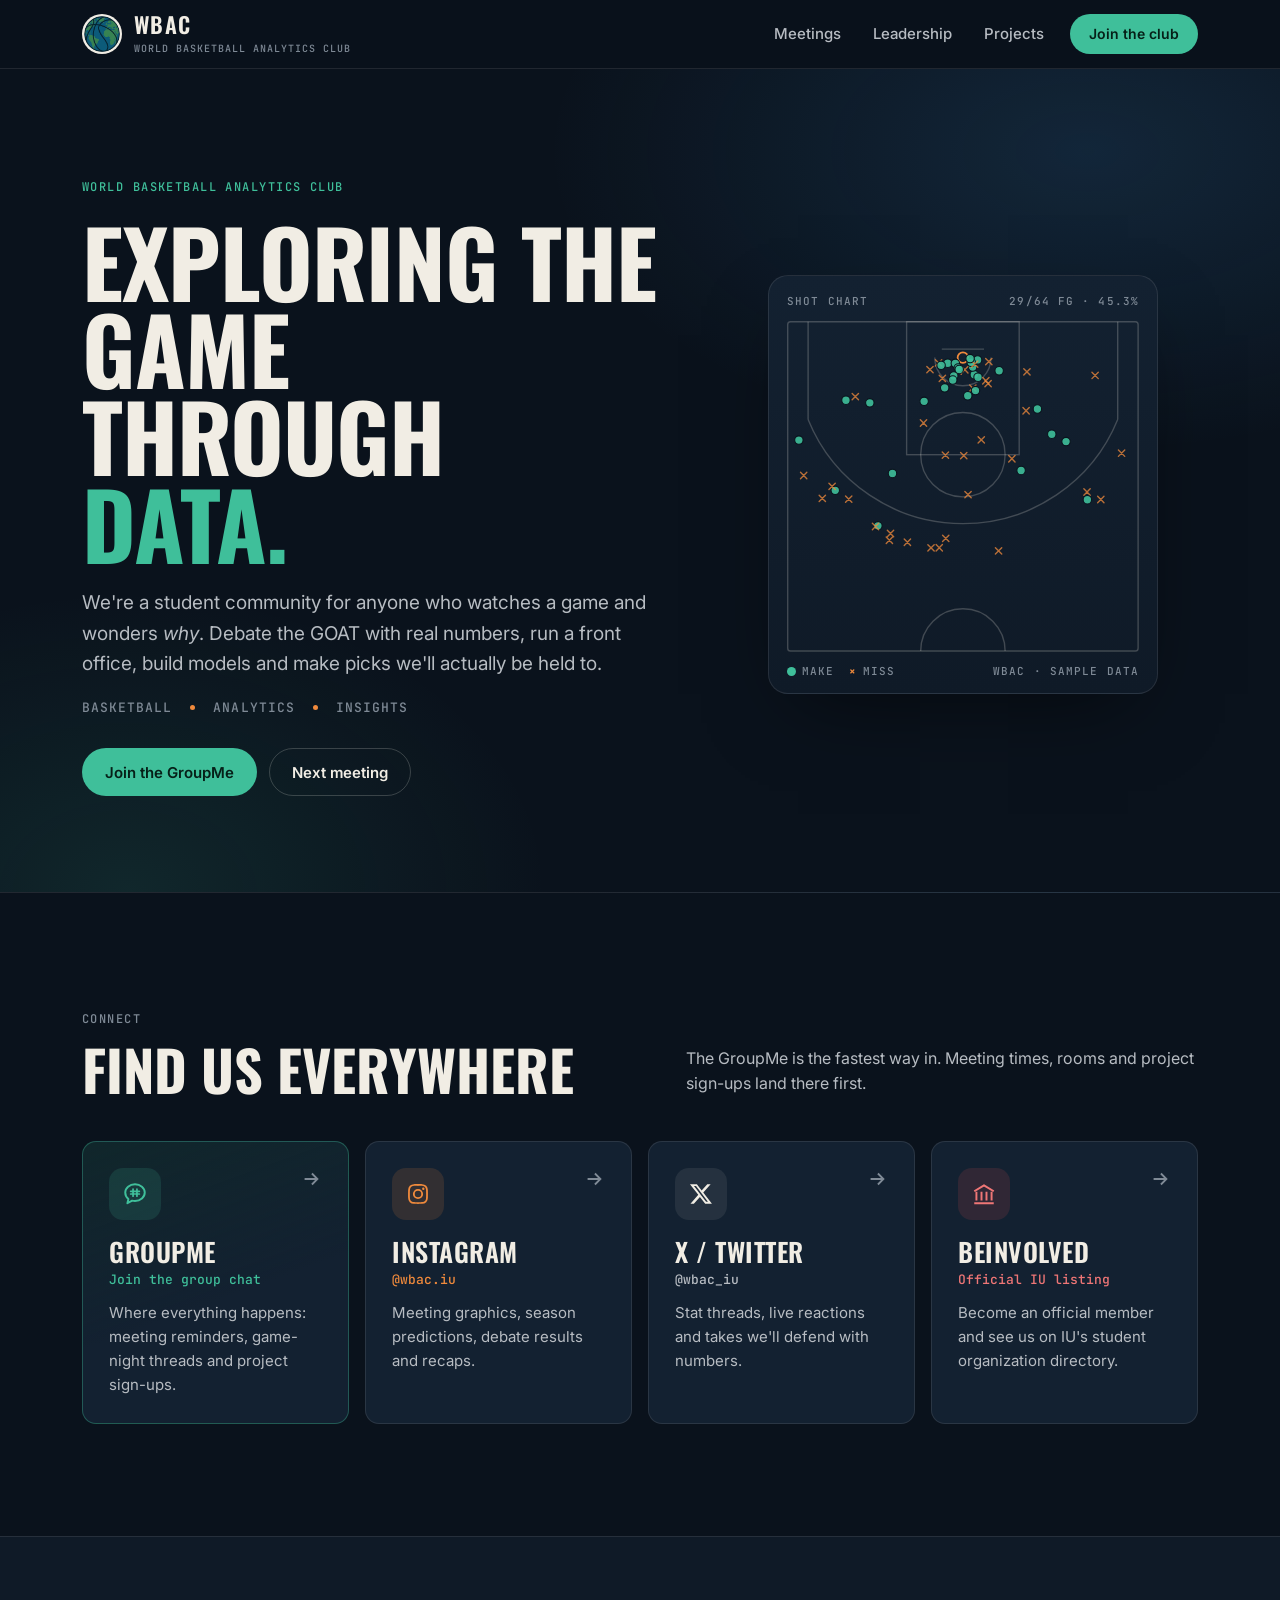
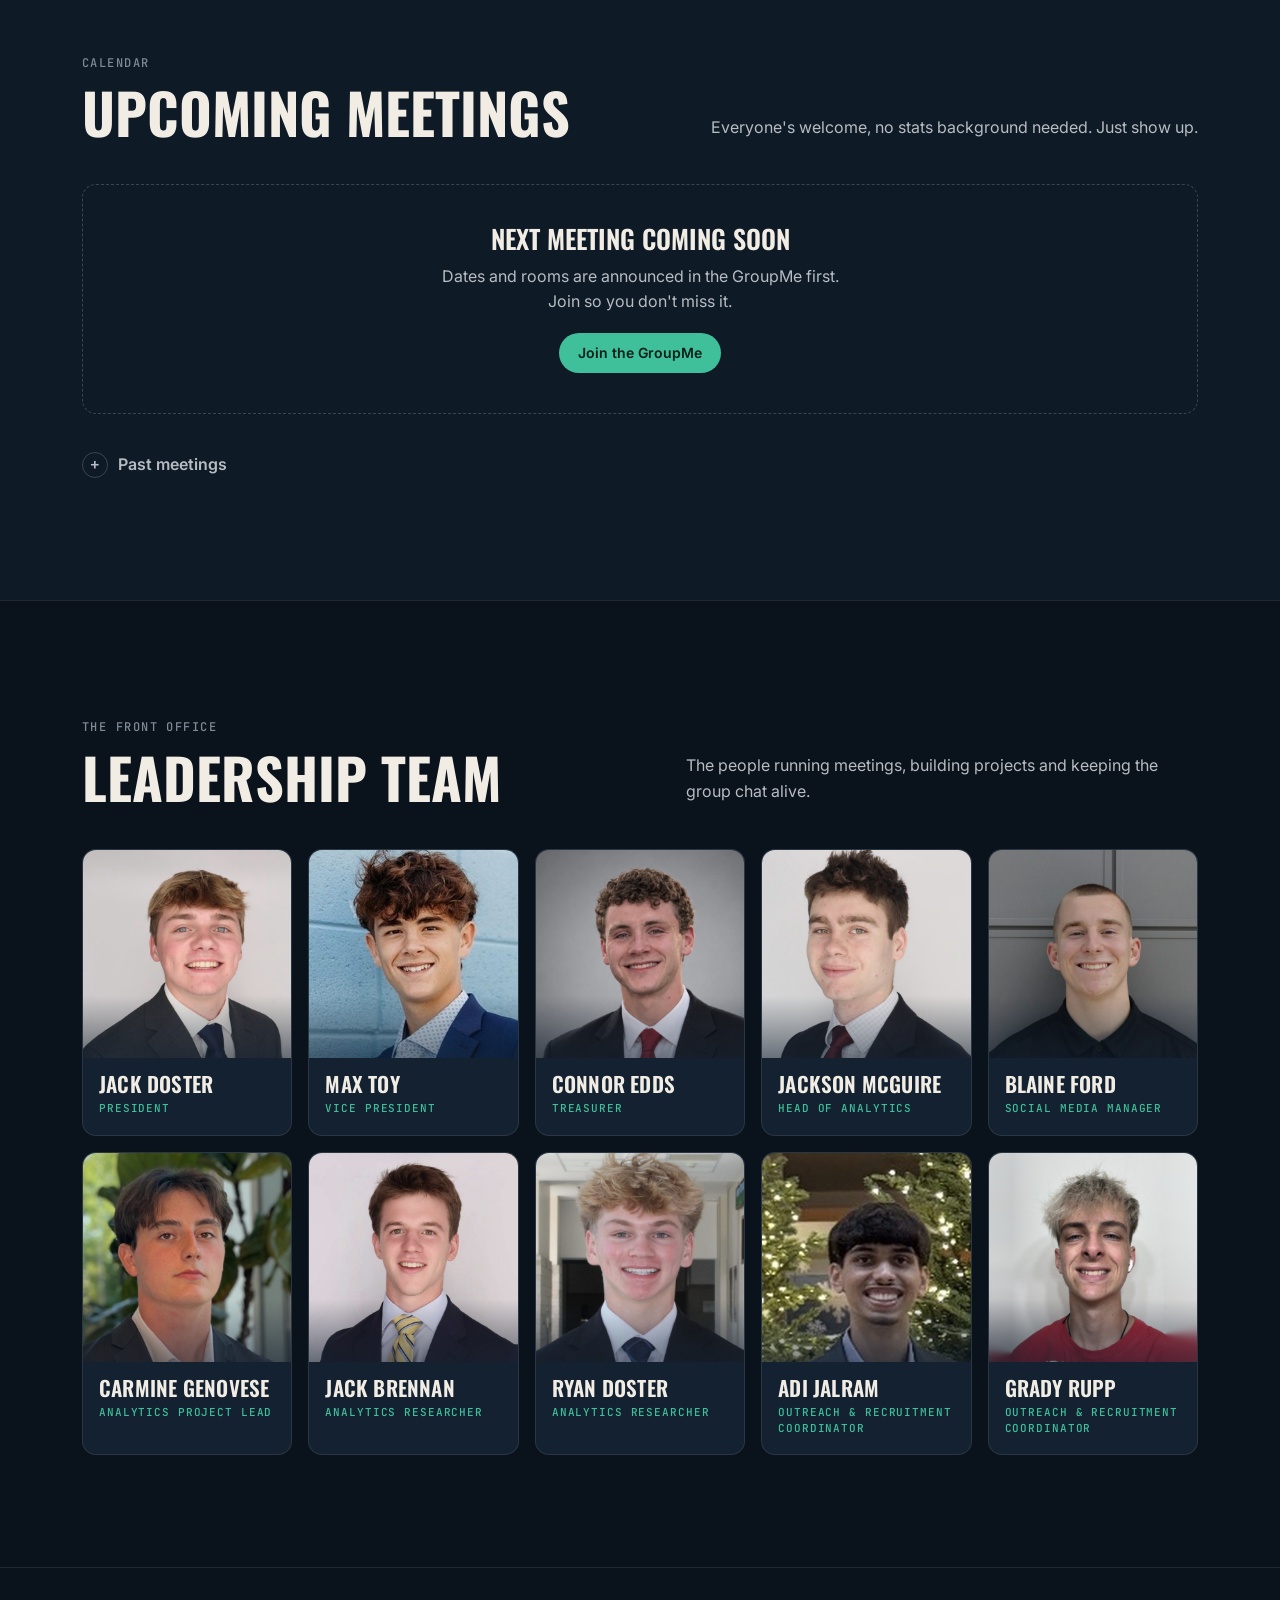
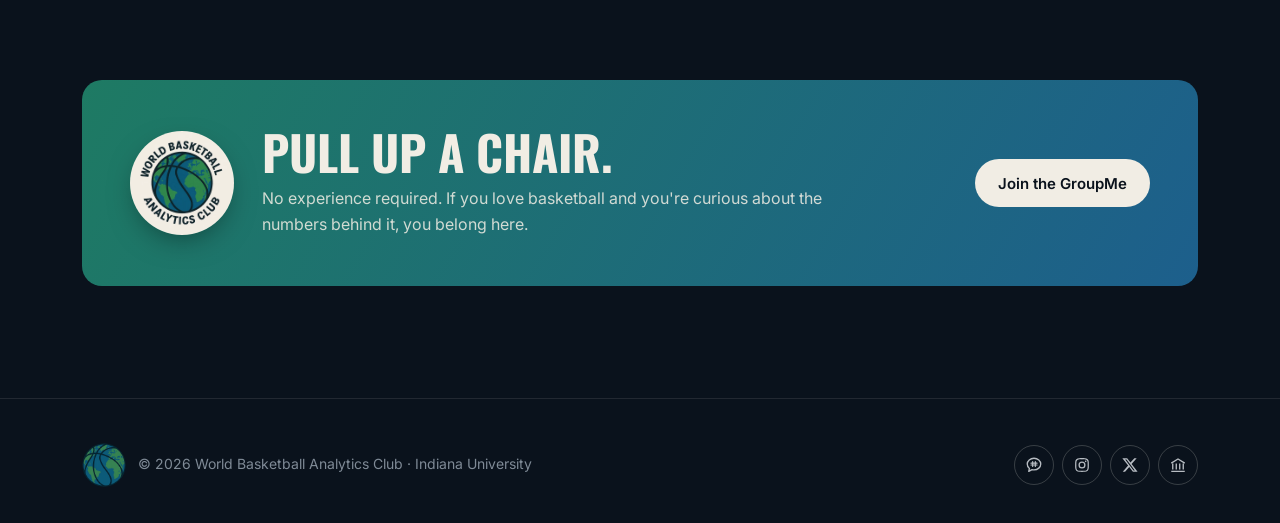
<file: index.html>
<!doctype html>
<html lang="en">
<head>
  <meta charset="utf-8">
  <meta name="viewport" content="width=device-width, initial-scale=1">
  <title>World Basketball Analytics Club (WBAC)</title>
  <meta name="description" content="The World Basketball Analytics Club explores the game through data and analytics. Meetings, projects, leadership and how to join.">
  <meta name="theme-color" content="#0a121c">
  <meta property="og:title" content="World Basketball Analytics Club">
  <meta property="og:description" content="Exploring the game through data & analytics. Basketball · Analytics · Insights.">
  <meta property="og:type" content="website">
  <link rel="icon" href="assets/favicon.png" type="image/png">
  <link rel="apple-touch-icon" href="assets/apple-touch-icon.png">
  <link rel="preconnect" href="https://fonts.googleapis.com">
  <link rel="preconnect" href="https://fonts.gstatic.com" crossorigin>
  <link href="https://fonts.googleapis.com/css2?family=Inter:wght@400;500;600&family=JetBrains+Mono:wght@500&family=Oswald:wght@500;600;700&display=swap" rel="stylesheet">
  <link rel="stylesheet" href="css/styles.css?v=6">
</head>
<body>
  <a class="skip-link" href="#main">Skip to content</a>

  <header class="site-header">
    <div class="wrap header-inner">
      <a class="brand" href="index.html" aria-label="WBAC home">
        <img src="assets/wbac-mark.png" alt="" width="40" height="40">
        <span>
          <span class="brand-name">WBAC</span>
          <span class="brand-full">World Basketball Analytics Club</span>
        </span>
      </a>
      <button class="nav-toggle" type="button" aria-expanded="false" aria-controls="site-nav" aria-label="Menu"><span></span></button>
      <nav id="site-nav" class="site-nav" aria-label="Main">
        <ul>
          <li><a href="#meetings">Meetings</a></li>
          <li><a href="#leadership">Leadership</a></li>
          <li><a href="projects.html">Projects</a></li>
          <li><a class="btn btn-primary btn-sm" data-join href="#connect" target="_blank" rel="noopener">Join the club</a></li>
        </ul>
      </nav>
    </div>
  </header>

  <main id="main">
    <!-- Hero -->
    <section class="hero">
      <div class="wrap hero-grid">
        <div>
          <span class="eyebrow eyebrow-accent">World Basketball Analytics Club</span>
          <h1>Exploring the game through <em>data.</em></h1>
          <p class="hero-lede">We're a student community for anyone who watches a game and wonders <em>why</em>. Debate the GOAT with real numbers, run a front office, build models and make picks we'll actually be held to.</p>
          <ul class="hero-pillars">
            <li>Basketball</li>
            <li>Analytics</li>
            <li>Insights</li>
          </ul>
          <div class="hero-cta">
            <a class="btn btn-primary" data-join href="#connect" target="_blank" rel="noopener">Join the GroupMe</a>
            <a class="btn btn-ghost" href="#meetings">Next meeting</a>
          </div>
        </div>

        <figure class="court-card" aria-hidden="true">
          <div class="court-head"><span>Shot chart</span><span id="shot-stat"></span></div>
          <svg class="court" viewBox="0 0 500 470">
            <g class="lines">
              <rect x="1" y="1" width="498" height="468" rx="4"/>
              <rect x="170" y="1" width="160" height="189"/>
              <circle cx="250" cy="190" r="60"/>
              <path d="M30 1v139M470 1v139"/>
              <path d="M30 140A237.5 237.5 0 0 0 470 140"/>
              <path d="M210 52A40 40 0 0 0 290 52"/>
              <path d="M190 469A60 60 0 0 1 310 469"/>
              <path d="M220 40h60"/>
            </g>
            <circle class="hoop" cx="250" cy="52" r="7.5"/>
            <g id="shots"></g>
          </svg>
          <figcaption class="court-foot">
            <span class="legend"><span><i class="dot"></i>Make</span><span><b class="x">×</b>Miss</span></span>
            <span>WBAC · Sample data</span>
          </figcaption>
        </figure>
      </div>
    </section>

    <!-- Link hub -->
    <section class="section" id="connect" aria-labelledby="connect-title">
      <div class="wrap">
        <div class="section-head">
          <div>
            <span class="eyebrow">Connect</span>
            <h2 id="connect-title">Find us everywhere</h2>
          </div>
          <p>The GroupMe is the fastest way in. Meeting times, rooms and project sign-ups land there first.</p>
        </div>
        <div class="hub" id="link-hub"></div>
      </div>
    </section>

    <!-- Meetings -->
    <section class="section section-alt" id="meetings" aria-labelledby="meetings-title">
      <div class="wrap">
        <div class="section-head">
          <div>
            <span class="eyebrow">Calendar</span>
            <h2 id="meetings-title">Upcoming meetings</h2>
          </div>
          <p>Everyone's welcome, no stats background needed. Just show up.</p>
        </div>
        <div class="meetings" id="meetings-upcoming"></div>
        <details class="past">
          <summary>Past meetings</summary>
          <div class="meetings" id="meetings-past"></div>
        </details>
      </div>
    </section>

    <!-- Leadership -->
    <section class="section" id="leadership" aria-labelledby="leadership-title">
      <div class="wrap">
        <div class="section-head">
          <div>
            <span class="eyebrow">The front office</span>
            <h2 id="leadership-title">Leadership team</h2>
          </div>
          <p>The people running meetings, building projects and keeping the group chat alive.</p>
        </div>
        <div class="leaders" id="leadership-grid"></div>
      </div>
    </section>

    <!-- Projects teaser -->
    <section class="section section-alt" id="projects" aria-labelledby="projects-title">
      <div class="wrap">
        <div class="section-head">
          <div>
            <span class="eyebrow">Our work</span>
            <h2 id="projects-title">Recent projects</h2>
          </div>
          <a class="link-arrow" href="projects.html">All projects <svg viewBox="0 0 24 24" aria-hidden="true"><path fill="none" stroke="currentColor" stroke-width="2" d="M5 12h13M13 6l6 6-6 6"/></svg></a>
        </div>
        <div class="projects" id="projects-teaser"></div>
      </div>
    </section>

    <section class="section">
      <div class="wrap">
        <div class="join-band">
          <div class="join-band-main">
            <img class="badge" src="assets/wbac-logo.webp" alt="World Basketball Analytics Club logo" width="104" height="104" loading="lazy">
            <div>
              <h2>Pull up a chair.</h2>
              <p>No experience required. If you love basketball and you're curious about the numbers behind it, you belong here.</p>
            </div>
          </div>
          <a class="btn btn-primary" data-join href="#connect" target="_blank" rel="noopener">Join the GroupMe</a>
        </div>
      </div>
    </section>
  </main>

  <footer class="site-footer">
    <div class="wrap footer-inner">
      <span class="footer-brand"><img src="assets/wbac-mark.png" alt="" width="44" height="44" loading="lazy"><span>© <span id="year"></span> World Basketball Analytics Club · Indiana University</span></span>
      <div class="footer-socials" id="footer-socials"></div>
    </div>
  </footer>

  <script src="js/data.js?v=6"></script>
  <script src="js/main.js?v=6"></script>
</body>
</html>
</file>
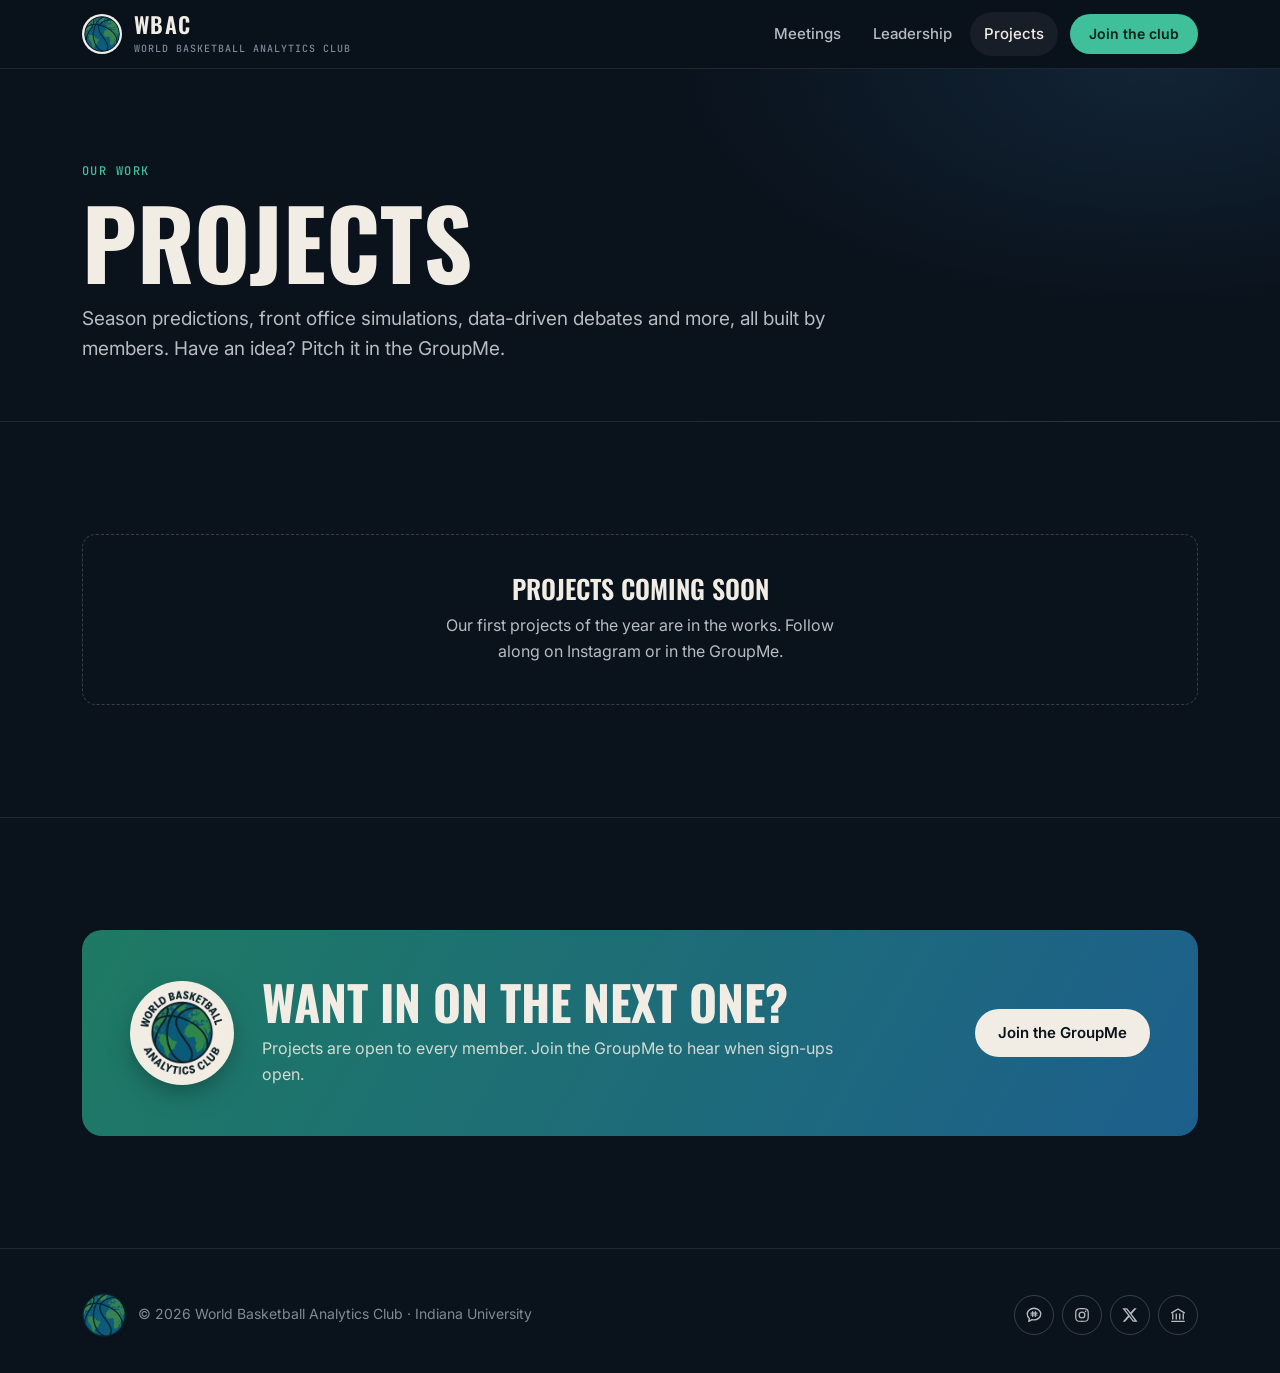
<file: projects.html>
<!doctype html>
<html lang="en">
<head>
  <meta charset="utf-8">
  <meta name="viewport" content="width=device-width, initial-scale=1">
  <title>Projects · World Basketball Analytics Club</title>
  <meta name="description" content="Predictions, case competitions, debates and fantasy leagues from the World Basketball Analytics Club.">
  <meta name="theme-color" content="#0a121c">
  <meta property="og:title" content="WBAC Projects">
  <meta property="og:description" content="Predictions, case competitions, debates and more from the World Basketball Analytics Club.">
  <meta property="og:type" content="website">
  <link rel="icon" href="assets/favicon.png" type="image/png">
  <link rel="apple-touch-icon" href="assets/apple-touch-icon.png">
  <link rel="preconnect" href="https://fonts.googleapis.com">
  <link rel="preconnect" href="https://fonts.gstatic.com" crossorigin>
  <link href="https://fonts.googleapis.com/css2?family=Inter:wght@400;500;600&family=JetBrains+Mono:wght@500&family=Oswald:wght@500;600;700&display=swap" rel="stylesheet">
  <link rel="stylesheet" href="css/styles.css?v=6">
</head>
<body>
  <a class="skip-link" href="#main">Skip to content</a>

  <header class="site-header">
    <div class="wrap header-inner">
      <a class="brand" href="index.html" aria-label="WBAC home">
        <img src="assets/wbac-mark.png" alt="" width="40" height="40">
        <span>
          <span class="brand-name">WBAC</span>
          <span class="brand-full">World Basketball Analytics Club</span>
        </span>
      </a>
      <button class="nav-toggle" type="button" aria-expanded="false" aria-controls="site-nav" aria-label="Menu"><span></span></button>
      <nav id="site-nav" class="site-nav" aria-label="Main">
        <ul>
          <li><a href="index.html#meetings">Meetings</a></li>
          <li><a href="index.html#leadership">Leadership</a></li>
          <li><a href="projects.html" aria-current="page">Projects</a></li>
          <li><a class="btn btn-primary btn-sm" data-join href="index.html#connect" target="_blank" rel="noopener">Join the club</a></li>
        </ul>
      </nav>
    </div>
  </header>

  <main id="main">
    <section class="page-hero">
      <div class="wrap">
        <span class="eyebrow eyebrow-accent">Our work</span>
        <h1>Projects</h1>
        <p>Season predictions, front office simulations, data-driven debates and more, all built by members. Have an idea? Pitch it in the GroupMe.</p>
      </div>
    </section>

    <section class="section">
      <div class="wrap">
        <div class="filters" id="project-filters" role="group" aria-label="Filter projects by category"></div>
        <div class="projects" id="projects-grid"></div>
      </div>
    </section>

    <section class="section">
      <div class="wrap">
        <div class="join-band">
          <div class="join-band-main">
            <img class="badge" src="assets/wbac-logo.webp" alt="World Basketball Analytics Club logo" width="104" height="104" loading="lazy">
            <div>
              <h2>Want in on the next one?</h2>
              <p>Projects are open to every member. Join the GroupMe to hear when sign-ups open.</p>
            </div>
          </div>
          <a class="btn btn-primary" data-join href="index.html#connect" target="_blank" rel="noopener">Join the GroupMe</a>
        </div>
      </div>
    </section>
  </main>

  <footer class="site-footer">
    <div class="wrap footer-inner">
      <span class="footer-brand"><img src="assets/wbac-mark.png" alt="" width="44" height="44" loading="lazy"><span>© <span id="year"></span> World Basketball Analytics Club · Indiana University</span></span>
      <div class="footer-socials" id="footer-socials"></div>
    </div>
  </footer>

  <script src="js/data.js?v=6"></script>
  <script src="js/main.js?v=6"></script>
</body>
</html>
</file>
<file: css/styles.css>
/* ── Tokens ─────────────────────────────────────────────── */
:root {
  --bg: #0a121c;
  --bg-2: #0f1a27;
  --surface: #132131;
  --surface-2: #1a2b3e;
  --line: rgba(241, 237, 228, 0.1);
  --line-strong: rgba(241, 237, 228, 0.2);
  --text: #f1ede4;
  --text-2: #b7bcc2;
  --text-3: #7f8a96;
  --accent: #3fbf9a;
  --accent-ink: #062018;
  --accent-soft: rgba(63, 191, 154, 0.14);
  --blue: #3d8fd1;
  --orange: #f08a3c;

  --font-display: "Oswald", "Arial Narrow", sans-serif;
  --font-body: "Inter", system-ui, -apple-system, "Segoe UI", sans-serif;
  --font-mono: "JetBrains Mono", ui-monospace, "SFMono-Regular", Menlo, monospace;

  --radius: 14px;
  --radius-sm: 8px;
  --wrap: 1180px;
  --gutter: clamp(16px, 4vw, 32px);
  --section: clamp(64px, 10vw, 112px);
}

/* ── Base ───────────────────────────────────────────────── */
*, *::before, *::after { box-sizing: border-box; }
html { scroll-behavior: smooth; scroll-padding-top: 80px; -webkit-text-size-adjust: 100%; }
body {
  margin: 0;
  background: var(--bg);
  color: var(--text);
  font: 400 16px/1.6 var(--font-body);
  -webkit-font-smoothing: antialiased;
  overflow-x: hidden;
}
img, svg { display: block; max-width: 100%; }
a { color: inherit; }
h1, h2, h3 { margin: 0; line-height: 1.1; }
p { margin: 0; }
[hidden] { display: none !important; }
:focus-visible { outline: 2px solid var(--accent); outline-offset: 3px; border-radius: 4px; }

.sr-only {
  position: absolute; width: 1px; height: 1px; padding: 0; margin: -1px;
  overflow: hidden; clip: rect(0 0 0 0); white-space: nowrap; border: 0;
}
.skip-link {
  position: absolute; left: 16px; top: -60px; z-index: 100;
  background: var(--accent); color: var(--accent-ink);
  padding: 10px 16px; border-radius: var(--radius-sm); font-weight: 600; text-decoration: none;
}
.skip-link:focus { top: 16px; }

.wrap { width: 100%; max-width: var(--wrap); margin: 0 auto; padding: 0 var(--gutter); }

.eyebrow {
  display: inline-block;
  font: 500 12px/1.4 var(--font-mono);
  letter-spacing: 0.12em;
  text-transform: uppercase;
  color: var(--text-3);
}
.eyebrow-accent { color: var(--accent); }

/* ── Buttons ────────────────────────────────────────────── */
.btn {
  display: inline-flex; align-items: center; justify-content: center; gap: 8px;
  min-height: 48px; padding: 0 22px;
  border-radius: 999px; border: 1px solid transparent;
  font: 600 15px/1 var(--font-body);
  text-decoration: none; cursor: pointer;
  transition: background-color .2s, border-color .2s, transform .2s;
}
.btn svg { width: 18px; height: 18px; }
.btn-primary { background: var(--accent); color: var(--accent-ink); }
.btn-primary:hover { background: #5ad1ae; }
.btn-ghost { border-color: var(--line-strong); color: var(--text); background: transparent; }
.btn-ghost:hover { border-color: var(--text-2); background: rgba(241, 237, 228, 0.04); }
.btn-sm { min-height: 40px; padding: 0 18px; font-size: 14px; }

/* ── Header ─────────────────────────────────────────────── */
.site-header {
  position: sticky; top: 0; z-index: 50;
  background: rgba(10, 18, 28, 0.82);
  backdrop-filter: saturate(140%) blur(12px);
  -webkit-backdrop-filter: saturate(140%) blur(12px);
  border-bottom: 1px solid var(--line);
}
.header-inner { display: flex; align-items: center; justify-content: space-between; height: 68px; gap: 16px; }
.brand { display: flex; align-items: center; gap: 12px; text-decoration: none; }
.brand img { width: 40px; height: 40px; padding: 2px; border-radius: 50%; background: var(--text); }
.brand-name { font: 600 22px/1 var(--font-display); letter-spacing: 0.06em; }
.brand-full { display: block; font: 500 10px/1.3 var(--font-mono); letter-spacing: 0.1em; color: var(--text-3); text-transform: uppercase; }

.site-nav ul { display: flex; align-items: center; gap: 4px; margin: 0; padding: 0; list-style: none; }
.site-nav a:not(.btn) {
  display: block; padding: 10px 14px; border-radius: 999px;
  color: var(--text-2); text-decoration: none; font-weight: 500; font-size: 15px;
  transition: color .2s, background-color .2s;
}
.site-nav a:not(.btn):hover, .site-nav a[aria-current="page"] { color: var(--text); background: rgba(241, 237, 228, 0.06); }
.site-nav .btn { margin-left: 8px; }

.nav-toggle {
  display: none; width: 44px; height: 44px; border: 1px solid var(--line-strong);
  border-radius: 10px; background: transparent; color: var(--text); cursor: pointer;
  align-items: center; justify-content: center;
}
.nav-toggle span, .nav-toggle span::before, .nav-toggle span::after {
  display: block; width: 18px; height: 2px; background: currentColor; border-radius: 2px;
  position: relative; transition: transform .2s, background-color .2s;
}
.nav-toggle span::before, .nav-toggle span::after { content: ""; position: absolute; left: 0; }
.nav-toggle span::before { top: -6px; }
.nav-toggle span::after { top: 6px; }
.nav-toggle[aria-expanded="true"] span { background: transparent; }
.nav-toggle[aria-expanded="true"] span::before { transform: translateY(6px) rotate(45deg); }
.nav-toggle[aria-expanded="true"] span::after { transform: translateY(-6px) rotate(-45deg); }

@media (max-width: 820px) {
  .nav-toggle { display: inline-flex; }
  .brand-full { display: none; }
  .site-nav {
    position: absolute; top: 68px; left: 0; right: 0;
    background: var(--bg); border-bottom: 1px solid var(--line);
    padding: 8px var(--gutter) 20px;
    display: none;
  }
  .site-nav.is-open { display: block; }
  .site-nav ul { flex-direction: column; align-items: stretch; gap: 2px; }
  .site-nav a:not(.btn) { padding: 14px 12px; border-radius: var(--radius-sm); font-size: 17px; }
  .site-nav .btn { margin: 12px 0 0; width: 100%; }
}

/* ── Hero ───────────────────────────────────────────────── */
.hero {
  position: relative;
  padding: clamp(48px, 9vw, 104px) 0 clamp(56px, 8vw, 96px);
  background:
    radial-gradient(900px 500px at 85% 10%, rgba(61, 143, 209, 0.16), transparent 60%),
    radial-gradient(700px 500px at 10% 100%, rgba(63, 191, 154, 0.12), transparent 60%);
  border-bottom: 1px solid var(--line);
}
.hero-grid { display: grid; grid-template-columns: 1.1fr 0.9fr; gap: clamp(32px, 6vw, 72px); align-items: center; }
.hero h1 {
  margin-top: 18px;
  font: 700 clamp(44px, 7.4vw, 92px)/0.95 var(--font-display);
  text-transform: uppercase;
  letter-spacing: -0.01em;
}
.hero h1 em { font-style: normal; color: var(--accent); }
.hero-lede { margin-top: 22px; max-width: 34em; font-size: clamp(17px, 1.6vw, 19px); color: var(--text-2); }
.hero-pillars { display: flex; flex-wrap: wrap; gap: 8px 18px; margin-top: 22px; padding: 0; list-style: none; font: 500 13px/1 var(--font-mono); letter-spacing: .08em; text-transform: uppercase; color: var(--text-3); }
.hero-pillars li { display: flex; align-items: center; gap: 18px; }
.hero-pillars li + li::before { content: ""; width: 5px; height: 5px; border-radius: 50%; background: var(--orange); }
.hero-cta { display: flex; flex-wrap: wrap; gap: 12px; margin-top: 34px; }

.court-card {
  background: linear-gradient(180deg, var(--surface), var(--bg-2));
  border: 1px solid var(--line);
  border-radius: 20px;
  padding: 18px 18px 14px;
  box-shadow: 0 30px 80px -30px rgba(0, 0, 0, 0.6);
}
.court-head, .court-foot { display: flex; justify-content: space-between; gap: 12px; font: 500 11px/1.4 var(--font-mono); letter-spacing: .1em; text-transform: uppercase; color: var(--text-3); }
.court-head { margin-bottom: 12px; }
.court-foot { margin-top: 12px; }
.court-foot .legend { display: flex; gap: 14px; }
.court-foot .legend span { display: inline-flex; align-items: center; gap: 6px; }
.dot { width: 9px; height: 9px; border-radius: 50%; background: var(--accent); display: inline-block; }
.x { color: var(--orange); font-weight: 700; }
.court { width: 100%; height: auto; }
.court .lines { fill: none; stroke: rgba(241, 237, 228, 0.22); stroke-width: 2; }
.court .hoop { fill: none; stroke: var(--orange); stroke-width: 2.5; }
.shot-made { fill: var(--accent); fill-opacity: .9; stroke: var(--bg); stroke-width: 1.5; }
.shot-miss path { stroke: var(--orange); stroke-width: 2; stroke-linecap: round; opacity: .75; }

@media (max-width: 900px) {
  .hero-grid { grid-template-columns: 1fr; }
  .court-card { max-width: 520px; }
}

/* ── Sections ───────────────────────────────────────────── */
.section { padding: var(--section) 0; }
.section + .section { border-top: 1px solid var(--line); }
.section-alt { background: var(--bg-2); }
.section-head { display: flex; flex-wrap: wrap; align-items: end; justify-content: space-between; gap: 16px 32px; margin-bottom: clamp(28px, 4vw, 44px); }
.section-head h2 {
  margin-top: 10px;
  font: 700 clamp(34px, 5vw, 56px)/1 var(--font-display);
  text-transform: uppercase;
}
.section-head p { max-width: 32em; color: var(--text-2); }
.link-arrow { display: inline-flex; align-items: center; gap: 8px; color: var(--accent); font-weight: 600; text-decoration: none; }
.link-arrow svg { width: 18px; height: 18px; transition: transform .2s; }
.link-arrow:hover svg { transform: translateX(3px); }

/* ── Link hub ───────────────────────────────────────────── */
.hub { display: grid; grid-template-columns: repeat(4, 1fr); gap: 16px; }
.hub-card {
  position: relative; display: flex; flex-direction: column; gap: 18px;
  padding: 26px; min-height: 230px;
  background: var(--surface); border: 1px solid var(--line); border-radius: var(--radius);
  text-decoration: none; overflow: hidden;
  transition: border-color .2s, transform .2s, background-color .2s;
}
a.hub-card:hover { border-color: var(--line-strong); transform: translateY(-3px); background: var(--surface-2); }
.hub-icon {
  width: 52px; height: 52px; border-radius: 14px; display: grid; place-items: center;
  background: var(--accent-soft); color: var(--accent);
}
.hub-icon svg { width: 26px; height: 26px; }
.hub-instagram .hub-icon { background: rgba(240, 138, 60, 0.14); color: var(--orange); }
.hub-x .hub-icon { background: rgba(241, 237, 228, 0.08); color: var(--text); }
.hub-beinvolved .hub-icon { background: rgba(224, 82, 82, 0.14); color: #ef7676; }
.hub-body { display: flex; flex-direction: column; gap: 4px; }
.hub-label { font: 600 26px/1.1 var(--font-display); text-transform: uppercase; letter-spacing: .02em; }
.hub-handle { font: 500 13px/1.4 var(--font-mono); color: var(--accent); }
.hub-instagram .hub-handle { color: var(--orange); }
.hub-x .hub-handle { color: var(--text-2); }
.hub-beinvolved .hub-handle { color: #ef7676; }
.hub-blurb { margin-top: 8px; color: var(--text-2); font-size: 15px; }
.hub-arrow { position: absolute; top: 26px; right: 26px; color: var(--text-3); transition: color .2s, transform .2s; }
.hub-arrow svg { width: 22px; height: 22px; }
a.hub-card:hover .hub-arrow { color: var(--text); transform: translateX(3px); }
.hub-card.is-soon { opacity: .6; }
.hub-card.is-soon .hub-arrow { display: none; }
.hub-card.is-soon .hub-handle { color: var(--text-3); }
.hub-groupme { border-color: rgba(63, 191, 154, 0.35); background: linear-gradient(160deg, rgba(63, 191, 154, 0.12), var(--surface) 55%); }

@media (max-width: 1080px) { .hub { grid-template-columns: repeat(2, 1fr); } .hub-card { min-height: 0; } }
@media (max-width: 640px) { .hub { grid-template-columns: 1fr; } }

/* ── Meetings ───────────────────────────────────────────── */
.meetings { display: grid; gap: 14px; }
.meeting {
  display: grid; grid-template-columns: 96px 1fr; gap: 24px; align-items: start;
  padding: 22px; background: var(--surface); border: 1px solid var(--line); border-radius: var(--radius);
}
.meeting-date {
  display: flex; flex-direction: column; align-items: center; justify-content: center;
  padding: 12px 0; border-radius: 10px; background: var(--bg); border: 1px solid var(--line);
  font-family: var(--font-mono); text-transform: uppercase;
}
.md-month { font-size: 12px; letter-spacing: .14em; color: var(--accent); }
.md-day { font: 700 40px/1 var(--font-display); margin: 4px 0; }
.md-weekday { font-size: 11px; letter-spacing: .14em; color: var(--text-3); }
.meeting h3 { font: 600 24px/1.15 var(--font-display); text-transform: uppercase; letter-spacing: .01em; }
.meeting .eyebrow + h3 { margin-top: 6px; }
.meeting-meta { display: flex; flex-wrap: wrap; gap: 6px 20px; margin-top: 10px; color: var(--text-2); font-size: 15px; }
.meeting-meta span { display: inline-flex; align-items: center; gap: 7px; }
.meeting-meta svg { width: 17px; height: 17px; color: var(--text-3); flex: none; }
.meeting-desc { margin-top: 10px; color: var(--text-2); max-width: 60ch; }
.meeting .btn { margin-top: 18px; }
.meeting.is-next {
  padding: clamp(22px, 3vw, 32px);
  border-color: rgba(63, 191, 154, 0.4);
  background: linear-gradient(140deg, rgba(63, 191, 154, 0.12), var(--surface) 60%);
  grid-template-columns: 120px 1fr;
}
.meeting.is-next .md-day { font-size: 52px; }
.meeting.is-next h3 { font-size: clamp(26px, 3.4vw, 36px); }

.empty {
  padding: clamp(28px, 4vw, 40px); border: 1px dashed var(--line-strong); border-radius: var(--radius);
  text-align: center; display: grid; justify-items: center; gap: 10px;
}
.empty h3 { font: 600 26px/1.1 var(--font-display); text-transform: uppercase; }
.empty p { color: var(--text-2); max-width: 40ch; }
.empty .btn { margin-top: 8px; }

.meetings-note { margin-top: 6px; color: var(--text-3); font-size: 15px; }
.meetings-note a { color: var(--accent); }

.past { margin-top: 28px; }
.past summary {
  display: inline-flex; align-items: center; gap: 10px; cursor: pointer; list-style: none;
  padding: 10px 0; color: var(--text-2); font-weight: 600;
}
.past summary::-webkit-details-marker { display: none; }
.past summary::before {
  content: "+"; display: grid; place-items: center; width: 26px; height: 26px;
  border-radius: 50%; border: 1px solid var(--line-strong); font: 500 16px/1 var(--font-mono);
}
.past[open] summary::before { content: "–"; }
.past summary:hover { color: var(--text); }
.past .meetings { margin-top: 14px; }
.past .meeting { background: transparent; }
.past .meeting h3 { font-size: 20px; }

@media (max-width: 600px) {
  .meeting, .meeting.is-next { grid-template-columns: 1fr; gap: 16px; }
  .meeting-date { flex-direction: row; justify-content: flex-start; gap: 10px; padding: 8px 14px; width: max-content; }
  .md-day, .meeting.is-next .md-day { font-size: 22px; margin: 0; }
}

/* ── Leadership ─────────────────────────────────────────── */
.leaders { display: grid; grid-template-columns: repeat(5, 1fr); gap: 16px; }
.leader {
  display: flex; flex-direction: column; overflow: hidden;
  background: var(--surface); border: 1px solid var(--line); border-radius: var(--radius);
  transition: border-color .25s, transform .25s;
}
.leader:hover { border-color: var(--line-strong); transform: translateY(-3px); }
.leader-photo {
  position: relative; aspect-ratio: 1; overflow: hidden;
  background: linear-gradient(150deg, var(--surface-2), var(--bg));
  display: grid; place-items: center;
}
.leader-photo img {
  width: 100%; height: 100%; object-fit: cover; object-position: 50% 30%;
  filter: saturate(0.88); transition: filter .35s, transform .5s;
}
.leader:hover .leader-photo img { filter: saturate(1); transform: scale(1.03); }
/* Soft fade into the card so mixed photo backgrounds sit together. */
.leader-photo::after {
  content: ""; position: absolute; inset: 0; pointer-events: none;
  background: linear-gradient(to top, rgba(19, 33, 49, 0.55), rgba(19, 33, 49, 0) 30%);
}
.leader-initials { font: 700 56px/1 var(--font-display); color: var(--line-strong); letter-spacing: .02em; }
.leader-info { display: flex; flex-direction: column; flex: 1; padding: 14px 16px 18px; }
.leader h3 { font: 600 21px/1.1 var(--font-display); text-transform: uppercase; letter-spacing: .01em; }
.leader h3.is-placeholder { color: var(--text-3); }
.leader-role {
  margin-top: 6px;
  font: 500 11px/1.45 var(--font-mono); letter-spacing: .08em; text-transform: uppercase; color: var(--accent);
}
.leader-sub { margin-top: 4px; font-size: 14px; color: var(--text-3); }
.leader-bio { margin-top: 10px; font-size: 15px; color: var(--text-2); }
.leader-socials { display: flex; gap: 8px; margin-top: auto; padding-top: 14px; }
.leader-socials a {
  width: 36px; height: 36px; display: grid; place-items: center; border-radius: 50%;
  border: 1px solid var(--line-strong); color: var(--text-2); transition: color .2s, border-color .2s;
}
.leader-socials a:hover { color: var(--text); border-color: var(--text-2); }
.leader-socials svg { width: 16px; height: 16px; }

@media (max-width: 1080px) {
  .leaders { grid-template-columns: repeat(3, 1fr); }
  /* A lone card on the last row sits in the middle column. */
  .leader:last-child:nth-child(3n+1) { grid-column: 2; }
}
@media (max-width: 720px) {
  .leaders { grid-template-columns: repeat(2, 1fr); gap: 12px; }
  .leader:last-child:nth-child(3n+1) { grid-column: auto; }
  .leader:last-child:nth-child(odd) { grid-column: 1 / -1; justify-self: center; width: calc(50% - 6px); }
  .leader h3 { font-size: 19px; }
}

/* ── Projects ───────────────────────────────────────────── */
.projects { display: grid; grid-template-columns: repeat(3, 1fr); gap: 16px; }
.project {
  display: flex; flex-direction: column; overflow: hidden; text-decoration: none;
  background: var(--surface); border: 1px solid var(--line); border-radius: var(--radius);
  transition: border-color .2s, transform .2s;
}
a.project:hover { border-color: var(--line-strong); transform: translateY(-3px); }
.project-media { aspect-ratio: 16 / 9; overflow: hidden; background: var(--bg); }
.project-media img { width: 100%; height: 100%; object-fit: cover; }
.project-media-blank {
  display: flex; align-items: flex-end; padding: 16px;
  background:
    linear-gradient(rgba(241, 237, 228, 0.05) 1px, transparent 1px) 0 0 / 100% 22px,
    linear-gradient(90deg, rgba(241, 237, 228, 0.05) 1px, transparent 1px) 0 0 / 22px 100%,
    linear-gradient(150deg, rgba(63, 191, 154, 0.18), rgba(61, 143, 209, 0.12) 60%, var(--bg));
}
.project-media-blank span { font: 700 34px/1 var(--font-display); text-transform: uppercase; color: rgba(241, 237, 228, 0.18); }
.project-body { display: flex; flex-direction: column; gap: 10px; padding: 20px 22px 22px; flex: 1; }
.project-tags { display: flex; flex-wrap: wrap; gap: 6px; }
.tag {
  font: 500 11px/1 var(--font-mono); letter-spacing: .08em; text-transform: uppercase;
  padding: 6px 9px; border-radius: 999px; background: rgba(241, 237, 228, 0.06); color: var(--text-2);
}
.tag-status { background: transparent; border: 1px solid var(--line-strong); color: var(--text-3); }
.tag-status.is-live { border-color: rgba(63, 191, 154, 0.5); color: var(--accent); }
.project h3 { font: 600 24px/1.15 var(--font-display); text-transform: uppercase; }
.project p { color: var(--text-2); font-size: 15px; }
.project-date {
  margin-top: auto; padding-top: 8px; display: flex; justify-content: space-between; align-items: center;
  font: 500 12px/1 var(--font-mono); letter-spacing: .08em; text-transform: uppercase; color: var(--text-3);
}
.project-link { display: inline-flex; align-items: center; gap: 6px; color: var(--accent); }
.project-link svg { width: 15px; height: 15px; }

.filters { display: flex; flex-wrap: wrap; gap: 8px; margin-bottom: 28px; }
.chip {
  min-height: 40px; padding: 0 16px; border-radius: 999px; cursor: pointer;
  background: transparent; border: 1px solid var(--line-strong); color: var(--text-2);
  font: 500 14px/1 var(--font-body); transition: background-color .2s, color .2s, border-color .2s;
}
.chip:hover { color: var(--text); border-color: var(--text-2); }
.chip[aria-pressed="true"] { background: var(--text); color: var(--bg); border-color: var(--text); }

@media (max-width: 960px) { .projects { grid-template-columns: repeat(2, 1fr); } }
@media (max-width: 620px) { .projects { grid-template-columns: 1fr; } }

/* ── Page hero (subpages) ───────────────────────────────── */
.page-hero {
  padding: clamp(48px, 8vw, 88px) 0 clamp(36px, 5vw, 56px);
  border-bottom: 1px solid var(--line);
  background: radial-gradient(800px 400px at 90% 0%, rgba(61, 143, 209, 0.14), transparent 60%);
}
.page-hero h1 { margin-top: 12px; font: 700 clamp(48px, 8vw, 96px)/0.95 var(--font-display); text-transform: uppercase; }
.page-hero p { margin-top: 18px; max-width: 40em; color: var(--text-2); font-size: clamp(17px, 1.6vw, 19px); }

/* ── Join band ──────────────────────────────────────────── */
.join-band {
  display: flex; flex-wrap: wrap; align-items: center; justify-content: space-between; gap: 24px;
  padding: clamp(28px, 5vw, 48px);
  border-radius: 20px;
  background: linear-gradient(120deg, #1e7a63, #1d5f8c);
}
.join-band-main { display: flex; align-items: center; gap: clamp(18px, 3vw, 28px); }
.badge { flex: none; width: clamp(72px, 10vw, 104px); height: auto; aspect-ratio: 1; border-radius: 50%; box-shadow: 0 10px 30px -10px rgba(0, 0, 0, 0.5); }
.join-band h2 { font: 700 clamp(30px, 4.4vw, 48px)/1 var(--font-display); text-transform: uppercase; }
.join-band p { margin-top: 10px; color: rgba(241, 237, 228, 0.85); max-width: 36em; }
.join-band .btn-primary { background: var(--text); color: var(--bg); }
.join-band .btn-primary:hover { background: #fff; }

/* ── Footer ─────────────────────────────────────────────── */
.site-footer { padding: 44px 0 36px; border-top: 1px solid var(--line); color: var(--text-3); font-size: 14px; }
.footer-brand { display: flex; align-items: center; gap: 12px; }
.footer-brand img { width: 44px; height: 44px; border-radius: 50%; }
.footer-inner { display: flex; flex-wrap: wrap; align-items: center; justify-content: space-between; gap: 20px; }
.footer-socials { display: flex; gap: 8px; }
.footer-socials a {
  width: 40px; height: 40px; display: grid; place-items: center; border-radius: 50%;
  border: 1px solid var(--line-strong); color: var(--text-2); transition: color .2s, border-color .2s;
}
.footer-socials a:hover { color: var(--text); border-color: var(--text-2); }
.footer-socials svg { width: 18px; height: 18px; }

@media (prefers-reduced-motion: reduce) {
  html { scroll-behavior: auto; }
  *, *::before, *::after { transition: none !important; }
}
</file>
